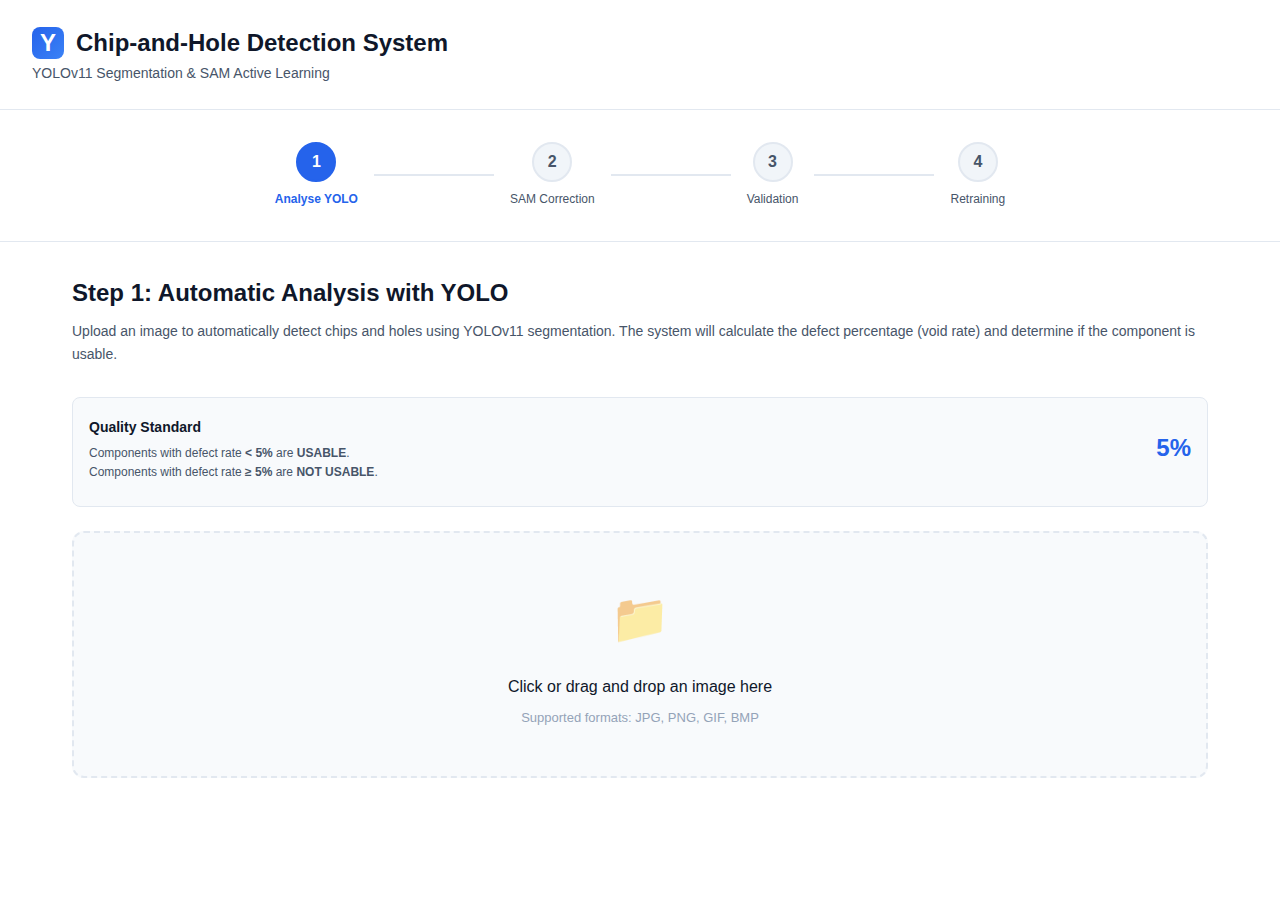
<file: frontend/index.html>
<!DOCTYPE html>
<html lang="en">
<head>
    <meta charset="UTF-8">
    <meta name="viewport" content="width=device-width, initial-scale=1.0">
    <meta name="robots" content="noindex, nofollow">
    <meta name="googlebot" content="noindex, nofollow">
    <title>Chip-and-Hole Detection System</title>
    <style>
        * {
            margin: 0;
            padding: 0;
            box-sizing: border-box;
        }

        :root {
            --primary: #2563eb;
            --primary-dark: #1e40af;
            --primary-light: #3b82f6;
            --secondary: #64748b;
            --success: #10b981;
            --danger: #ef4444;
            --warning: #f59e0b;
            --bg-primary: #ffffff;
            --bg-secondary: #f8fafc;
            --bg-tertiary: #f1f5f9;
            --border: #e2e8f0;
            --text-primary: #0f172a;
            --text-secondary: #475569;
            --text-muted: #94a3b8;
            --shadow-sm: 0 1px 2px 0 rgba(0, 0, 0, 0.05);
            --shadow: 0 1px 3px 0 rgba(0, 0, 0, 0.1), 0 1px 2px 0 rgba(0, 0, 0, 0.06);
            --shadow-md: 0 4px 6px -1px rgba(0, 0, 0, 0.1), 0 2px 4px -1px rgba(0, 0, 0, 0.06);
            --shadow-lg: 0 10px 15px -3px rgba(0, 0, 0, 0.1), 0 4px 6px -2px rgba(0, 0, 0, 0.05);
            --shadow-xl: 0 20px 25px -5px rgba(0, 0, 0, 0.1), 0 10px 10px -5px rgba(0, 0, 0, 0.04);
            --radius: 8px;
            --radius-lg: 12px;
            --radius-xl: 16px;
        }

        body {
            font-family: -apple-system, BlinkMacSystemFont, 'Segoe UI', 'Roboto', 'Oxygen', 'Ubuntu', 'Cantarell', 'Fira Sans', 'Droid Sans', 'Helvetica Neue', sans-serif;
            background: var(--bg-secondary);
            color: var(--text-primary);
            line-height: 1.6;
            -webkit-font-smoothing: antialiased;
            -moz-osx-font-smoothing: grayscale;
        }

        .container {
            max-width: 1600px;
            margin: 0 auto;
            background: var(--bg-primary);
            min-height: 100vh;
            display: flex;
            flex-direction: column;
        }

        header {
            background: var(--bg-primary);
            border-bottom: 1px solid var(--border);
            padding: 0;
            box-shadow: var(--shadow-sm);
        }

        .header-content {
            max-width: 1600px;
            margin: 0 auto;
            padding: 24px 32px;
            display: flex;
            align-items: center;
            justify-content: space-between;
        }

        header h1 {
            font-size: 24px;
            font-weight: 700;
            color: var(--text-primary);
            margin: 0;
            display: flex;
            align-items: center;
            gap: 12px;
        }

        header .logo {
            width: 32px;
            height: 32px;
            background: linear-gradient(135deg, var(--primary) 0%, var(--primary-light) 100%);
            border-radius: var(--radius);
            display: flex;
            align-items: center;
            justify-content: center;
            color: white;
            font-weight: 700;
        }

        header p {
            color: var(--text-secondary);
            font-size: 14px;
            margin: 0;
        }


        .upload-area {
            border: 2px dashed var(--border);
            border-radius: var(--radius-lg);
            padding: 48px 24px;
            text-align: center;
            background: var(--bg-secondary);
            transition: all 0.2s;
            cursor: pointer;
            margin-bottom: 24px;
        }

        .upload-area:hover {
            border-color: var(--primary);
            background: var(--bg-tertiary);
        }

        .upload-area.dragover {
            border-color: var(--primary);
            background: #eff6ff;
            border-style: solid;
        }

        .upload-icon {
            font-size: 48px;
            margin-bottom: 16px;
            opacity: 0.6;
        }

        .upload-text {
            font-size: 16px;
            font-weight: 500;
            color: var(--text-primary);
            margin-bottom: 8px;
        }

        .file-input {
            display: none;
        }

        .btn {
            background: var(--primary);
            color: white;
            border: none;
            padding: 10px 20px;
            border-radius: var(--radius);
            font-size: 14px;
            font-weight: 500;
            cursor: pointer;
            transition: all 0.2s;
            margin: 0 8px 0 0;
            display: inline-flex;
            align-items: center;
            gap: 8px;
            box-shadow: var(--shadow-sm);
        }

        .btn:hover:not(:disabled) {
            background: var(--primary-dark);
            box-shadow: var(--shadow);
            transform: translateY(-1px);
        }

        .btn:active:not(:disabled) {
            transform: translateY(0);
        }

        .btn:disabled {
            opacity: 0.5;
            cursor: not-allowed;
            transform: none;
        }

        .btn-secondary {
            background: var(--secondary);
        }

        .btn-secondary:hover:not(:disabled) {
            background: #475569;
        }

        .btn-success {
            background: var(--success);
        }

        .btn-success:hover:not(:disabled) {
            background: #059669;
        }

        .btn-danger {
            background: var(--danger);
        }

        .btn-danger:hover:not(:disabled) {
            background: #dc2626;
        }

        .btn-primary {
            background: var(--primary);
        }

        .form-group {
            margin-bottom: 20px;
        }

        .form-group label {
            display: block;
            margin-bottom: 8px;
            font-weight: 500;
            font-size: 14px;
            color: var(--text-primary);
        }

        .form-group input,
        .form-group select {
            width: 100%;
            padding: 10px 14px;
            border: 1px solid var(--border);
            border-radius: var(--radius);
            font-size: 14px;
            background: var(--bg-primary);
            color: var(--text-primary);
            transition: all 0.2s;
        }

        .form-group input:focus,
        .form-group select:focus {
            outline: none;
            border-color: var(--primary);
            box-shadow: 0 0 0 3px rgba(37, 99, 235, 0.1);
        }

        .info-icon {
            display: inline-block;
            margin-left: 6px;
            cursor: help;
            font-size: 14px;
            opacity: 0.6;
            transition: opacity 0.2s;
        }

        .info-icon:hover {
            opacity: 1;
        }

        .help-text {
            line-height: 1.6;
        }

        .help-text strong {
            color: var(--text-primary);
        }

        .preview-container {
            margin-top: 24px;
            text-align: center;
            background: var(--bg-secondary);
            border-radius: var(--radius-lg);
            padding: 24px;
            border: 1px solid var(--border);
        }

        .preview-image {
            max-width: 100%;
            max-height: 600px;
            border-radius: var(--radius);
            box-shadow: var(--shadow-md);
            margin: 0;
        }

        .results {
            background: var(--bg-secondary);
            border-radius: var(--radius-lg);
            padding: 24px;
            margin-top: 24px;
            border: 1px solid var(--border);
        }

        .results h3 {
            color: var(--text-primary);
            margin-bottom: 20px;
            font-size: 18px;
            font-weight: 600;
        }

        .stats-grid {
            display: grid;
            grid-template-columns: repeat(auto-fit, minmax(200px, 1fr));
            gap: 20px;
            margin-top: 20px;
        }

        .stat-card {
            background: var(--bg-primary);
            padding: 20px;
            border-radius: var(--radius);
            box-shadow: var(--shadow);
            text-align: center;
            border: 1px solid var(--border);
            transition: all 0.2s;
        }

        .stat-card:hover {
            box-shadow: var(--shadow-md);
            transform: translateY(-2px);
        }

        .stat-value {
            font-size: 28px;
            font-weight: 700;
            color: var(--primary);
            margin-bottom: 4px;
        }

        .stat-label {
            color: var(--text-secondary);
            font-size: 13px;
            font-weight: 500;
        }

        .status-badge {
            display: inline-block;
            padding: 8px 20px;
            border-radius: 20px;
            font-weight: 600;
            margin-top: 10px;
        }

        .status-usable {
            background: #d1fae5;
            color: #065f46;
            border: 1px solid #6ee7b7;
        }

        .status-not-usable {
            background: #fee2e2;
            color: #991b1b;
            border: 1px solid #fca5a5;
        }

        .loading {
            display: none;
            text-align: center;
            padding: 40px;
        }

        .loading.active {
            display: block;
        }

        .spinner {
            border: 3px solid var(--bg-tertiary);
            border-top: 3px solid var(--primary);
            border-radius: 50%;
            width: 40px;
            height: 40px;
            animation: spin 0.8s linear infinite;
            margin: 0 auto 16px;
        }

        @keyframes spin {
            0% { transform: rotate(0deg); }
            100% { transform: rotate(360deg); }
        }

        .error {
            background: #fef2f2;
            color: #991b1b;
            padding: 12px 16px;
            border-radius: var(--radius);
            margin: 16px 0;
            display: none;
            border: 1px solid #fecaca;
            font-size: 14px;
        }

        .error.active {
            display: block;
        }

        .success {
            background: #f0fdf4;
            color: #166534;
            padding: 12px 16px;
            border-radius: var(--radius);
            margin: 16px 0;
            display: none;
            border: 1px solid #bbf7d0;
            font-size: 14px;
        }

        .success.active {
            display: block;
        }

        .image-list {
            display: grid;
            grid-template-columns: repeat(auto-fill, minmax(200px, 1fr));
            gap: 20px;
            margin-top: 20px;
        }

        .image-item {
            background: var(--bg-primary);
            border-radius: var(--radius);
            overflow: hidden;
            box-shadow: var(--shadow);
            transition: all 0.2s;
            border: 1px solid var(--border);
        }

        .image-item:hover {
            transform: translateY(-2px);
            box-shadow: var(--shadow-md);
        }

        .image-item img {
            width: 100%;
            height: 150px;
            object-fit: cover;
        }

        .image-item-info {
            padding: 15px;
        }

        .training-status {
            background: var(--bg-secondary);
            padding: 20px;
            border-radius: var(--radius-lg);
            margin: 20px 0;
            border: 1px solid var(--border);
        }

        .training-status h3 {
            font-size: 16px;
            font-weight: 600;
            color: var(--text-primary);
            margin-bottom: 16px;
        }

        .progress-bar {
            width: 100%;
            height: 24px;
            background: var(--bg-tertiary);
            border-radius: 12px;
            overflow: hidden;
            margin: 12px 0;
            border: 1px solid var(--border);
        }

        .progress-fill {
            height: 100%;
            background: var(--primary);
            transition: width 0.3s ease;
            display: flex;
            align-items: center;
            justify-content: center;
            color: white;
            font-weight: 500;
            font-size: 12px;
        }

        .image-preview-container {
            position: relative;
            display: inline-block;
            margin: 20px 0;
            cursor: crosshair;
        }

        .image-preview-container img {
            max-width: 100%;
            max-height: 600px;
            border-radius: var(--radius);
            box-shadow: var(--shadow-md);
            border: 1px solid var(--border);
        }

        .point-marker {
            position: absolute;
            width: 16px;
            height: 16px;
            border-radius: 50%;
            background: var(--primary);
            border: 2px solid white;
            transform: translate(-50%, -50%);
            cursor: pointer;
            box-shadow: var(--shadow-md);
            transition: all 0.2s;
        }

        .point-marker:hover {
            transform: translate(-50%, -50%) scale(1.3);
            box-shadow: var(--shadow-lg);
        }

        .point-marker.foreground {
            background: var(--success);
        }

        .point-marker.background {
            background: var(--danger);
        }

        .points-controls {
            background: var(--bg-secondary);
            padding: 24px;
            border-radius: var(--radius-lg);
            margin: 24px 0;
            border: 1px solid var(--border);
        }

        .points-controls h3 {
            font-size: 16px;
            font-weight: 600;
            color: var(--text-primary);
            margin-bottom: 12px;
        }

        .points-list {
            margin: 15px 0;
            max-height: 200px;
            overflow-y: auto;
        }

        .point-item {
            background: var(--bg-primary);
            padding: 12px 16px;
            margin: 6px 0;
            border-radius: var(--radius);
            display: flex;
            justify-content: space-between;
            align-items: center;
            border: 1px solid var(--border);
            font-size: 13px;
        }

        .point-item button {
            background: var(--danger);
            color: white;
            border: none;
            padding: 6px 12px;
            border-radius: var(--radius);
            cursor: pointer;
            font-size: 12px;
            font-weight: 500;
            transition: all 0.2s;
        }

        .point-item button:hover {
            background: #dc2626;
        }

        /* Workflow Steps Indicator */
        .workflow-steps {
            display: flex;
            align-items: center;
            justify-content: center;
            padding: 32px;
            background: var(--bg-primary);
            border-bottom: 1px solid var(--border);
        }

        .step {
            display: flex;
            flex-direction: column;
            align-items: center;
            gap: 8px;
            position: relative;
        }

        .step-number {
            width: 40px;
            height: 40px;
            border-radius: 50%;
            background: var(--bg-tertiary);
            color: var(--text-secondary);
            display: flex;
            align-items: center;
            justify-content: center;
            font-weight: 600;
            font-size: 16px;
            border: 2px solid var(--border);
            transition: all 0.3s;
        }

        .step.active .step-number {
            background: var(--primary);
            color: white;
            border-color: var(--primary);
        }

        .step.completed .step-number {
            background: var(--success);
            color: white;
            border-color: var(--success);
        }

        .step.completed .step-number::before {
            content: '✓';
        }

        .step-label {
            font-size: 12px;
            font-weight: 500;
            color: var(--text-secondary);
            text-align: center;
        }

        .step.active .step-label {
            color: var(--primary);
            font-weight: 600;
        }

        .step-line {
            flex: 1;
            height: 2px;
            background: var(--border);
            margin: 0 16px;
            max-width: 120px;
        }

        .step.active ~ .step-line {
            background: var(--border);
        }

        .step.completed ~ .step-line {
            background: var(--success);
        }

        /* Workflow Container */
        .workflow-container {
            padding: 32px;
            max-width: 1200px;
            margin: 0 auto;
        }

        .workflow-step {
            display: none;
        }

        .workflow-step.active {
            display: block;
            animation: fadeIn 0.3s ease-in;
        }

        .step-header {
            margin-bottom: 32px;
        }

        .step-header h2 {
            font-size: 24px;
            font-weight: 600;
            color: var(--text-primary);
            margin-bottom: 8px;
        }

        .step-description {
            color: var(--text-secondary);
            font-size: 14px;
            line-height: 1.6;
        }

        /* Navigation Buttons */
        .workflow-nav {
            display: flex;
            justify-content: space-between;
            align-items: center;
            margin-top: 32px;
            padding-top: 24px;
            border-top: 1px solid var(--border);
        }

        .nav-btn-group {
            display: flex;
            gap: 12px;
        }

        /* Typography */
        h2 {
            color: var(--text-primary);
            margin-bottom: 24px;
            font-size: 20px;
            font-weight: 600;
        }

        .tab-content {
            animation: fadeIn 0.2s ease-in;
        }

        @keyframes fadeIn {
            from { opacity: 0; transform: translateY(8px); }
            to { opacity: 1; transform: translateY(0); }
        }

        /* Utility classes */
        .text-muted {
            color: var(--text-muted);
            font-size: 13px;
        }

        .text-secondary {
            color: var(--text-secondary);
        }

        .text-center {
            text-align: center;
        }

        .mt-1 { margin-top: 8px; }
        .mt-2 { margin-top: 16px; }
        .mt-3 { margin-top: 24px; }
        .mb-1 { margin-bottom: 8px; }
        .mb-2 { margin-bottom: 16px; }
        .mb-3 { margin-bottom: 24px; }
        .p-1 { padding: 8px; }
        .p-2 { padding: 16px; }
        .p-3 { padding: 24px; }

        .w-full {
            width: 100%;
        }

        /* Responsive */
        @media (max-width: 768px) {
            .header-content {
                padding: 16px 20px;
            }

            .tabs {
                padding: 0 20px;
                overflow-x: auto;
            }

            .tab {
                padding: 12px 16px;
                white-space: nowrap;
            }

            .tab-content {
                padding: 20px;
            }

            .stats-grid {
                grid-template-columns: 1fr;
            }
        }
    </style>
</head>
<body>
    <div class="container">
        <header>
            <div class="header-content">
                <div>
                    <h1>
                        <span class="logo">Y</span>
                        Chip-and-Hole Detection System
                    </h1>
                    <p>YOLOv11 Segmentation & SAM Active Learning</p>
                </div>
            </div>
        </header>

        <!-- Workflow Steps Indicator -->
        <div class="workflow-steps">
            <div class="step active" data-step="1">
                <div class="step-number">1</div>
                <div class="step-label">Analyse YOLO</div>
            </div>
            <div class="step-line"></div>
            <div class="step" data-step="2">
                <div class="step-number">2</div>
                <div class="step-label">SAM Correction</div>
            </div>
            <div class="step-line"></div>
            <div class="step" data-step="3">
                <div class="step-number">3</div>
                <div class="step-label">Validation</div>
            </div>
            <div class="step-line"></div>
            <div class="step" data-step="4">
                <div class="step-number">4</div>
                <div class="step-label">Retraining</div>
            </div>
        </div>

        <!-- Main Workflow Content -->
        <div class="workflow-container">
            <!-- Step 1: YOLO Analysis -->
            <div id="step1" class="workflow-step active">
                <div class="step-header">
                    <h2>Step 1: Automatic Analysis with YOLO</h2>
                    <p class="step-description">
                        Upload an image to automatically detect chips and holes using YOLOv11 segmentation. 
                        The system will calculate the defect percentage (void rate) and determine if the component is usable.
                    </p>
                </div>
            
            <!-- Quality Standard Info (Fixed, not editable) -->
            <div style="padding: 16px; background: var(--bg-secondary); border-radius: var(--radius); border: 1px solid var(--border); margin-bottom: 24px;">
                <div style="display: flex; align-items: center; justify-content: space-between; margin-bottom: 8px;">
                    <div>
                        <strong style="font-size: 14px; color: var(--text-primary);">Quality Standard</strong>
                        <p style="margin: 4px 0 0 0; font-size: 12px; color: var(--text-secondary);">
                            Components with defect rate <strong>&lt; 5%</strong> are <strong>USABLE</strong>.<br>
                            Components with defect rate <strong>≥ 5%</strong> are <strong>NOT USABLE</strong>.
                        </p>
                    </div>
                    <span style="font-size: 24px; font-weight: 700; color: var(--primary);">5%</span>
                </div>
            </div>
            <input type="hidden" id="threshold" value="5.0">

            <div class="upload-area" id="analyzeUploadArea" onclick="document.getElementById('analyzeFileInput').click()">
                <div class="upload-icon">📁</div>
                <div class="upload-text">Click or drag and drop an image here</div>
                <div class="text-muted">Supported formats: JPG, PNG, GIF, BMP</div>
            </div>
            <input type="file" id="analyzeFileInput" class="file-input" accept="image/*" onchange="handleAnalyzeFile(event)">

            <div class="loading" id="analyzeLoading">
                <div class="spinner"></div>
                <p>Analyzing...</p>
            </div>

            <div class="error" id="analyzeError"></div>
            <div class="success" id="analyzeSuccess"></div>

            <div id="analyzeResults" class="results" style="display: none;">
                <h3>Analysis Results</h3>
                <p class="text-secondary" style="margin-bottom: 16px; font-size: 14px;">
                    The system has analyzed your image and calculated the defect percentage. 
                    Review the results below to see if the component meets quality standards.
                </p>
                <div class="preview-container">
                    <img id="analyzeResultImage" class="preview-image" alt="Analysis Result">
                </div>
                <div class="stats-grid" id="analyzeStats"></div>
                    <div class="workflow-nav">
                        <div></div>
                        <div class="nav-btn-group">
                            <div class="workflow-nav">
                                <div></div>
                                <div class="nav-btn-group">
                                    <button class="btn btn-success" onclick="loadImageToSAM()">
                                        Correct with SAM →
                                    </button>
                                </div>
                            </div>
                        </div>
                    </div>
                </div>
            </div>

            <!-- Step 2: SAM Correction -->
            <div id="step2" class="workflow-step" style="display: none;">
                <div class="step-header">
                    <h2>Step 2: Manual Correction with SAM</h2>
                    <p class="step-description">
                        Use SAM to manually correct or improve the YOLO segmentation. 
                        Select what you want to segment (Chip or Hole), then click on the image to add points.
                    </p>
                </div>
            
            <!-- YOLO Results Reference -->
            <div id="yoloReference" class="results mb-3" style="display: none;">
                <h3>YOLO Analysis Reference</h3>
                <p class="text-secondary mb-2">This is what YOLO detected. Use SAM to correct or improve it.</p>
                <div class="preview-container">
                    <img id="yoloReferenceImage" class="preview-image" alt="YOLO Results">
                </div>
                <div id="yoloReferenceStats" class="stats-grid mt-2"></div>
            </div>

            <!-- Class Selection -->
            <div class="form-group">
                <label>What are you segmenting?</label>
                <select id="segmentClass" class="form-group input" onchange="updateSegmentingClassDisplay()">
                    <option value="0">Chip (Component)</option>
                    <option value="1">Hole (Void)</option>
                </select>
                <p class="text-muted mt-1" style="font-size: 13px;">
                    <strong>Chip:</strong> The electronic component area (the main chip)<br>
                    <strong>Hole:</strong> Voids/defects inside the component (empty spaces to detect)
                </p>
            </div>

            <div class="upload-area" id="segmentUploadArea" onclick="document.getElementById('segmentFileInput').click()">
                <div class="upload-icon">🎯</div>
                <div class="upload-text">Click or drag and drop an image here</div>
                <div class="text-muted">Supported formats: JPG, PNG, GIF, BMP</div>
                <div class="text-muted mt-2" style="font-size: 12px;">
                    <em>Or use the image from Step 1 analysis</em>
                </div>
            </div>
            <input type="file" id="segmentFileInput" class="file-input" accept="image/*" onchange="handleSegmentFile(event)">

            <!-- Guided mode: Image preview and point selection -->
            <div id="guidedModeContainer" style="display: none;">
                <div class="points-controls">
                    <h3>Guided Mode - Select points on the image</h3>
                    <div class="mb-2" style="background: #eff6ff; padding: 12px; border-radius: 8px; border-left: 4px solid var(--primary);">
                        <p class="text-secondary mb-1" style="margin: 0;">
                            <strong>Currently segmenting:</strong> <span id="currentSegmentingClass" style="color: var(--primary); font-weight: 600;">Chip (Component)</span>
                        </p>
                        <p class="text-secondary mb-0" style="font-size: 13px; margin-top: 4px;">
                            Click on the <strong style="color: var(--success);">green points</strong> to mark what you want to segment.<br>
                            Click on the <strong style="color: var(--danger);">red points</strong> to mark what you want to exclude.
                        </p>
                    </div>
                    <p class="text-secondary mb-2">
                        <strong>Instructions:</strong> Click on the image to add points. 
                        Green points (foreground) mark areas to include in segmentation, 
                        red points (background) mark areas to exclude.
                    </p>
                    <div class="mb-2">
                        <label>
                            <input type="radio" name="pointType" value="foreground" checked> 
                            Foreground point (green) - To segment
                        </label>
                        <br>
                        <label style="margin-top: 10px;">
                            <input type="radio" name="pointType" value="background"> 
                            Background point (red) - To exclude
                        </label>
                    </div>
                    <div class="image-preview-container" id="imagePreviewContainer">
                        <img id="previewImage" alt="Aperçu">
                    </div>
                    <div class="points-list" id="pointsList">
                        <p class="text-muted text-center p-2">No points selected</p>
                    </div>
                    <div class="mt-2">
                        <button class="btn" onclick="clearPoints()">Clear all points</button>
                        <button class="btn btn-success" onclick="launchGuidedSegmentation()" id="launchSegmentationBtn" disabled>
                            Launch segmentation
                        </button>
                    </div>
                </div>
            </div>

            <div class="loading" id="segmentLoading">
                <div class="spinner"></div>
                <p>Segmenting...</p>
            </div>

            <div class="error" id="segmentError"></div>
            <div class="success" id="segmentSuccess"></div>

            <div id="segmentResults" class="results" style="display: none;">
                <h3>Segmentation Results</h3>
                    <div class="preview-container">
                        <img id="segmentResultImage" class="preview-image" alt="Résultat">
                    </div>
                    <div id="segmentStats"></div>
                    <div class="workflow-nav">
                        <button class="btn" onclick="goToStep(1)">← Back to analysis</button>
                        <div class="nav-btn-group">
                            <button class="btn btn-success" onclick="validateAndGoToStep3()" id="validateSegmentationBtn">
                                ✓ Validate and continue →
                            </button>
                        </div>
                    </div>
                </div>
            </div>

            <!-- Step 3: Validation -->
            <div id="step3" class="workflow-step" style="display: none;">
                <div class="step-header">
                    <h2>Step 3: Validation Successful</h2>
                    <p class="step-description">
                        Your segmentation has been validated and added to the training dataset.
                    </p>
                </div>
                <div id="validatedCountInfo" class="training-status mb-3">
                    <h3>Available Validated Images</h3>
                    <div id="validatedCountContent">
                        <p>Loading...</p>
                    </div>
                </div>
                <div class="workflow-nav">
                    <button class="btn" onclick="goToStep(1)">← Analyze a new image</button>
                    <div class="nav-btn-group">
                        <button class="btn btn-success" onclick="goToStep(4)">
                            Start retraining →
                        </button>
                    </div>
                </div>
            </div>

            <!-- Step 4: Retraining -->
            <div id="step4" class="workflow-step" style="display: none;">
                <div class="step-header">
                    <h2>Step 4: Model Retraining</h2>
                    <p class="step-description">
                        Start retraining to improve the YOLO model with your newly validated annotations.
                    </p>
                </div>
                
                <div id="validatedCountInfo" class="training-status mb-3">
                    <h3>Available Validated Images</h3>
                    <div id="validatedCountContent">
                        <p>Loading...</p>
                    </div>
                </div>
                
                <div style="padding: 16px; background: var(--bg-secondary); border-radius: var(--radius); border: 1px solid var(--border); margin-bottom: 24px;">
                    <p style="margin: 0; font-size: 14px; color: var(--text-secondary);">
                        The model will be retrained using optimized settings. This process may take several minutes.
                    </p>
                </div>

                <button class="btn btn-success" onclick="startTraining()" style="width: 100%; padding: 14px; font-size: 16px;">
                    🚀 Start Retraining
                </button>

                <div class="error" id="trainingError"></div>
                <div class="success" id="trainingSuccess"></div>

                <div id="trainingStatus" class="training-status" style="display: none;">
                    <h3>Training Status</h3>
                    <div id="trainingStatusContent"></div>
                </div>
                
                <div class="workflow-nav">
                    <button class="btn" onclick="goToStep(1)">← Back to analysis</button>
                    <div></div>
                </div>
            </div>
        </div>

    </div>

    <script>
        // Auto-detect API base URL: use relative path for production, localhost for development
        const API_BASE = window.location.hostname === 'localhost' || window.location.hostname === '127.0.0.1'
            ? 'http://localhost:5001/api'
            : '/api';

        // Workflow navigation
        function goToStep(stepNumber) {
            // Hide all steps
            document.querySelectorAll('.workflow-step').forEach(step => {
                step.classList.remove('active');
                step.style.display = 'none';
            });
            
            // Update step indicators
            document.querySelectorAll('.step').forEach((step, index) => {
                const stepNum = index + 1;
                step.classList.remove('active', 'completed');
                
                if (stepNum < stepNumber) {
                    step.classList.add('completed');
                } else if (stepNum === stepNumber) {
                    step.classList.add('active');
                }
            });
            
            // Show selected step
            const targetStep = document.getElementById(`step${stepNumber}`);
            if (targetStep) {
                targetStep.classList.add('active');
                targetStep.style.display = 'block';
            }
            
            // Load data for specific steps
            if (stepNumber === 3 || stepNumber === 4) {
                updateValidatedCount();
            }
            if (stepNumber === 4) {
                checkTrainingStatus();
            }
        }
        
        async function validateAndGoToStep3() {
            if (!currentSegmentationData) {
                showError('segmentError', 'No segmentation available for validation');
                return;
            }

            hideError('segmentError');
            hideSuccess('segmentSuccess');
            
            const btn = document.getElementById('validateSegmentationBtn');
            btn.disabled = true;
            btn.textContent = 'Validating...';

            try {
                // Get selected class
                const classSelect = document.getElementById('segmentClass');
                const classId = classSelect ? parseInt(classSelect.value) : 0;

                // Get points
                let points = [];
                let pointLabels = [];
                
                if (currentSegmentationData.points && currentSegmentationData.point_labels) {
                    points = currentSegmentationData.points;
                    pointLabels = currentSegmentationData.point_labels;
                } else if (selectedPoints.length > 0) {
                    points = selectedPoints.map(p => [p.x, p.y]);
                    pointLabels = selectedPoints.map(p => p.label);
                } else {
                    throw new Error('Points required for segmentation');
                }

                // Use FormData (as expected by FastAPI endpoint)
                const formData = new FormData();
                formData.append('image_path', currentSegmentationData.image_path);
                formData.append('points', JSON.stringify(points));
                formData.append('point_labels', JSON.stringify(pointLabels));
                formData.append('class_id', classId.toString());
                formData.append('metadata', JSON.stringify({ mode: 'guided' }));

                const response = await fetch(`${API_BASE}/validate/from-segmentation`, {
                    method: 'POST',
                    body: formData
                });

                const data = await response.json();

                if (!response.ok) {
                    throw new Error(data.error || 'Error during validation');
                }

                showSuccess('segmentSuccess', `Segmentation validated successfully! ${data.num_masks} mask(s) detected.`);
                updateValidatedCount();
                
                // Go to step 3 after successful validation
                setTimeout(() => {
                    goToStep(3);
                }, 1000);
            } catch (error) {
                showError('segmentError', error.message);
            } finally {
                btn.disabled = false;
                btn.textContent = '✓ Validate and continue →';
            }
        }

        // Drag and drop handlers
        function setupDragAndDrop(uploadAreaId, fileInputId) {
            const uploadArea = document.getElementById(uploadAreaId);
            const fileInput = document.getElementById(fileInputId);

            uploadArea.addEventListener('dragover', (e) => {
                e.preventDefault();
                uploadArea.classList.add('dragover');
            });

            uploadArea.addEventListener('dragleave', () => {
                uploadArea.classList.remove('dragover');
            });

            uploadArea.addEventListener('drop', (e) => {
                e.preventDefault();
                uploadArea.classList.remove('dragover');
                const files = e.dataTransfer.files;
                if (files.length > 0) {
                    fileInput.files = files;
                    fileInput.dispatchEvent(new Event('change'));
                }
            });
        }

        setupDragAndDrop('analyzeUploadArea', 'analyzeFileInput');
        setupDragAndDrop('segmentUploadArea', 'segmentFileInput');

        // Analyze functions
        function handleAnalyzeFile(event) {
            const file = event.target.files[0];
            if (!file) return;

            analyzeImage(file);
        }

        async function analyzeImage(file) {
            const threshold = document.getElementById('threshold').value;
            const formData = new FormData();
            formData.append('file', file);
            formData.append('threshold', threshold);

            showLoading('analyzeLoading');
            hideError('analyzeError');
            hideSuccess('analyzeSuccess');
            hideResults('analyzeResults');

            try {
                const response = await fetch(`${API_BASE}/analyze`, {
                    method: 'POST',
                    body: formData
                });

                // Check if response is JSON before parsing
                let data;
                const contentType = response.headers.get('content-type');
                if (contentType && contentType.includes('application/json')) {
                    data = await response.json();
                } else {
                    // If not JSON, get text and try to parse as JSON, or show error
                    const text = await response.text();
                    try {
                        data = JSON.parse(text);
                    } catch (e) {
                        // If parsing fails, create error object from text
                        throw new Error(`Server error (${response.status}): ${text.substring(0, 200)}`);
                    }
                }

                if (!response.ok) {
                    // FastAPI returns errors in 'detail' field
                    let errorMessage = 'Error during analysis';
                    let errorDetails = '';
                    let troubleshooting = '';
                    
                    if (data.detail) {
                        // If detail is an object (e.g., from HTTPException with dict)
                        if (typeof data.detail === 'object') {
                            errorMessage = data.detail.error || data.detail.message || 'Error during analysis';
                            errorDetails = data.detail.message || data.detail.error || '';
                            troubleshooting = data.detail.troubleshooting || '';
                            
                            // Add additional details if available
                            if (data.detail.model_path) {
                                errorDetails += `\nModel path: ${data.detail.model_path}`;
                            }
                            if (data.detail.training_id) {
                                errorDetails += `\nTraining ID: ${data.detail.training_id}`;
                            }
                        } else {
                            errorMessage = data.detail;
                            errorDetails = data.detail;
                        }
                    } else if (data.error) {
                        errorMessage = data.error;
                        errorDetails = data.error;
                    }
                    
                    // Create detailed error message
                    let fullErrorMessage = errorMessage;
                    if (errorDetails && errorDetails !== errorMessage) {
                        fullErrorMessage += '\n\nDetails: ' + errorDetails;
                    }
                    if (troubleshooting) {
                        fullErrorMessage += '\n\nTroubleshooting: ' + troubleshooting;
                    }
                    if (response.status) {
                        fullErrorMessage += `\n\nStatus Code: ${response.status}`;
                    }
                    
                    throw new Error(fullErrorMessage);
                }

                displayAnalyzeResults(data);
                showSuccess('analyzeSuccess', 'Analysis completed successfully!');
            } catch (error) {
                // Enhanced error handling with more details
                let errorMsg = error.message || 'Unknown error occurred';
                
                // If it's a network error, add more context
                if (error.message.includes('Failed to fetch') || error.message.includes('NetworkError')) {
                    errorMsg = 'Network error: Unable to connect to the server.\n\n' +
                              'Please check:\n' +
                              '1. The server is running\n' +
                              '2. Your internet connection\n' +
                              '3. The API endpoint is correct: ' + API_BASE;
                }
                
                // Log full error to console for debugging
                console.error('Full error object:', error);
                console.error('Error stack:', error.stack);
                
                showError('analyzeError', errorMsg);
            } finally {
                hideLoading('analyzeLoading');
            }
        }

        // Store current analysis data for CSV export and SAM correction
        let currentAnalysisData = null;
        let currentAnalyzedImagePath = null;

        function displayAnalyzeResults(data) {
            // Store data for CSV export and SAM correction
            currentAnalysisData = data;
            currentAnalyzedImagePath = data.image_path;
            
            const stats = data.statistics;
            const statsHtml = `
                <div class="stat-card">
                    <div class="stat-value" style="color: ${stats.void_rate_percent >= data.threshold ? 'var(--danger)' : 'var(--success)'};">
                        ${stats.void_rate_percent.toFixed(2)}%
                    </div>
                    <div class="stat-label">Defect Rate (Void %)</div>
                    <div style="font-size: 11px; color: var(--text-muted); margin-top: 4px;">
                        ${stats.void_rate_percent >= data.threshold ? 'Above threshold' : 'Below threshold'}
                    </div>
                </div>
                <div class="stat-card">
                    <div class="stat-value">${stats.num_chips}</div>
                    <div class="stat-label">Components Found</div>
                </div>
                <div class="stat-card">
                    <div class="stat-value">${stats.num_holes}</div>
                    <div class="stat-label">Defects (Holes) Found</div>
                </div>
                <div class="stat-card">
                    <div class="stat-value">${stats.chip_area_pixels.toLocaleString()}</div>
                    <div class="stat-label">Component Area</div>
                    <div style="font-size: 11px; color: var(--text-muted); margin-top: 4px;">in pixels</div>
                </div>
                <div class="stat-card">
                    <div class="stat-value">${stats.holes_area_pixels.toLocaleString()}</div>
                    <div class="stat-label">Defects Area</div>
                    <div style="font-size: 11px; color: var(--text-muted); margin-top: 4px;">in pixels</div>
                </div>
                <div class="stat-card">
                    <div class="stat-value">${(stats.average_confidence * 100).toFixed(1)}%</div>
                    <div class="stat-label">Detection Confidence</div>
                    <div style="font-size: 11px; color: var(--text-muted); margin-top: 4px;">model certainty</div>
                </div>
            `;

            document.getElementById('analyzeStats').innerHTML = statsHtml;

            // Display status badge
            const statusBadge = data.is_usable 
                ? '<span class="status-badge status-usable">✓ USABLE</span>'
                : '<span class="status-badge status-not-usable">✗ NOT USABLE</span>';
            
            // Calculate comparison for better visualization
            const voidRate = stats.void_rate_percent;
            const threshold = data.threshold;
            const isAboveThreshold = voidRate >= threshold;
            const difference = Math.abs(voidRate - threshold);
            
            // Create visual comparison
            const comparisonHtml = `
                <div style="margin-top: 16px; padding: 16px; background: ${isAboveThreshold ? '#fef2f2' : '#f0fdf4'}; border-radius: 8px; border-left: 4px solid ${isAboveThreshold ? 'var(--danger)' : 'var(--success)'};">
                    <div style="display: flex; align-items: center; justify-content: space-between; margin-bottom: 12px;">
                        <div>
                            <strong style="font-size: 16px; color: var(--text-primary);">Quality Assessment</strong>
                            <p style="margin: 4px 0 0 0; font-size: 13px; color: var(--text-secondary);">
                                ${isAboveThreshold 
                                    ? `Component has <strong>${difference.toFixed(2)}%</strong> more defects than acceptable.` 
                                    : `Component is <strong>${difference.toFixed(2)}%</strong> below the quality threshold.`}
                            </p>
                        </div>
                        ${statusBadge}
                    </div>
                    <div style="margin-top: 12px;">
                        <div style="display: flex; justify-content: space-between; margin-bottom: 6px; font-size: 12px; color: var(--text-secondary);">
                            <span>Void Rate: <strong>${voidRate.toFixed(2)}%</strong></span>
                            <span>Threshold: <strong>${threshold}%</strong></span>
                        </div>
                        <div style="width: 100%; height: 8px; background: #e5e7eb; border-radius: 4px; overflow: hidden; position: relative;">
                            <div style="width: ${Math.min(100, (threshold / Math.max(voidRate, threshold)) * 100)}%; height: 100%; background: var(--success); position: absolute; left: 0;"></div>
                            <div style="width: ${Math.min(100, (voidRate / Math.max(voidRate, threshold)) * 100)}%; height: 100%; background: ${isAboveThreshold ? 'var(--danger)' : 'var(--success)'}; position: absolute; left: 0; opacity: 0.7;"></div>
                            <div style="position: absolute; left: ${Math.min(100, (threshold / Math.max(voidRate, threshold)) * 100)}%; top: -2px; width: 2px; height: 12px; background: var(--primary);"></div>
                        </div>
                        <div style="display: flex; justify-content: space-between; margin-top: 4px; font-size: 11px; color: var(--text-muted);">
                            <span>0%</span>
                            <span style="color: var(--primary);">Threshold: ${threshold}%</span>
                            <span>${Math.max(voidRate, threshold).toFixed(0)}%</span>
                        </div>
                    </div>
                </div>
            `;
            
            document.getElementById('analyzeStats').innerHTML += `
                <div class="stat-card" style="grid-column: 1 / -1;">
                    ${comparisonHtml}
                    <div style="margin-top: 16px; padding-top: 16px; border-top: 1px solid var(--border); display: flex; justify-content: space-between; align-items: center; font-size: 12px; color: var(--text-secondary);">
                        <span>Processing time: ${data.processing_time.toFixed(2)}s</span>
                        <button onclick="downloadAnalysisCSV()" class="btn btn-primary" style="padding: 6px 16px; font-size: 13px;">
                            📥 Download CSV
                        </button>
                    </div>
                </div>
            `;

            // Display result image
            const imagePath = encodeURIComponent(data.output_image_path);
            document.getElementById('analyzeResultImage').src = `${API_BASE}/images/${imagePath}`;
            
            showResults('analyzeResults');
        }

        // Load analyzed image to SAM for correction
        async function loadImageToSAM() {
            if (!currentAnalyzedImagePath) {
                showError('analyzeError', 'No analyzed image available. Please analyze an image first.');
                return;
            }

            // Go to step 2
            goToStep(2);

            // Show YOLO reference
            const yoloRef = document.getElementById('yoloReference');
            yoloRef.style.display = 'block';
            
            // Display YOLO reference image
            const imagePath = encodeURIComponent(currentAnalysisData.output_image_path);
            document.getElementById('yoloReferenceImage').src = `${API_BASE}/images/${imagePath}`;
            
            // Display YOLO stats
            const stats = currentAnalysisData.statistics;
            const refStatsHtml = `
                <div class="stat-card">
                    <div class="stat-value">${stats.num_chips}</div>
                    <div class="stat-label">Chips Detected</div>
                </div>
                <div class="stat-card">
                    <div class="stat-value">${stats.num_holes}</div>
                    <div class="stat-label">Holes Detected</div>
                </div>
                <div class="stat-card">
                    <div class="stat-value">${stats.void_rate_percent.toFixed(2)}%</div>
                    <div class="stat-label">Void Rate</div>
                </div>
            `;
            document.getElementById('yoloReferenceStats').innerHTML = refStatsHtml;

            // Load original image for SAM
            try {
                const response = await fetch(`${API_BASE}/images/${encodeURIComponent(currentAnalyzedImagePath)}`);
                if (response.ok) {
                    const blob = await response.blob();
                    const file = new File([blob], 'yolo_analyzed_image.jpg', { type: blob.type });
                    
                    // Create a file input event
                    const fileInput = document.getElementById('segmentFileInput');
                    const dataTransfer = new DataTransfer();
                    dataTransfer.items.add(file);
                    fileInput.files = dataTransfer.files;
                    
                    // Trigger file handler
                    handleSegmentFile({ target: fileInput });
                } else {
                    // Fallback: use file input
                    showSuccess('segmentSuccess', 'Please upload the original image for SAM correction.');
                }
            } catch (error) {
                console.error('Error loading image:', error);
                showSuccess('segmentSuccess', 'Please upload the original image for SAM correction.');
            }
        }

        // Function to download CSV
        async function downloadAnalysisCSV() {
            if (!currentAnalysisData) {
                showError('analyzeError', 'No analysis data available for export');
                return;
            }

            try {
                const response = await fetch(`${API_BASE}/analyze/export-csv`, {
                    method: 'POST',
                    headers: {
                        'Content-Type': 'application/json'
                    },
                    body: JSON.stringify({
                        analysis_data: currentAnalysisData
                    })
                });

                if (!response.ok) {
                    const error = await response.json();
                    throw new Error(error.error || 'Error exporting CSV');
                }

                // Get CSV data and trigger download
                const blob = await response.blob();
                const url = window.URL.createObjectURL(blob);
                const a = document.createElement('a');
                a.href = url;
                a.download = `analysis_results_${new Date().toISOString().slice(0, 19).replace(/:/g, '-')}.csv`;
                document.body.appendChild(a);
                a.click();
                window.URL.revokeObjectURL(url);
                document.body.removeChild(a);
                
                showSuccess('analyzeSuccess', 'CSV downloaded successfully!');
            } catch (error) {
                showError('analyzeError', error.message);
            }
        }

        // Store current segmentation data for validation
        let currentSegmentationData = null;

        // validateFromSegmentation is now handled by validateAndGoToStep3
        // Keep this for backward compatibility if needed elsewhere
        async function validateFromSegmentation() {
            await validateAndGoToStep3();
        }

        // Segment functions
        let currentSegmentFile = null;
        let selectedPoints = [];
        let imageNaturalWidth = 0;
        let imageNaturalHeight = 0;

        function handleSegmentFile(event) {
            const file = event.target.files[0];
            if (!file) return;

            currentSegmentFile = file;
            // Always show preview for guided mode
            showImagePreview(file);
            
            // Update class selection display
            updateSegmentingClassDisplay();
        }

        function updateSegmentingClassDisplay() {
            const classSelect = document.getElementById('segmentClass');
            const displaySpan = document.getElementById('currentSegmentingClass');
            if (classSelect && displaySpan) {
                const selectedValue = classSelect.value;
                const className = selectedValue === '0' ? 'Chip (Component)' : 'Hole (Void)';
                displaySpan.textContent = className;
            }
        }

        function showImagePreview(file) {
            const reader = new FileReader();
            reader.onload = function(e) {
                const img = document.getElementById('previewImage');
                img.src = e.target.result;
                
                img.onload = function() {
                    imageNaturalWidth = img.naturalWidth;
                    imageNaturalHeight = img.naturalHeight;
                    
                    // Clear previous points
                    selectedPoints = [];
                    updatePointsList();
                    
                    // Show guided mode container
                    document.getElementById('guidedModeContainer').style.display = 'block';
                    
                    // Setup click handler for image
                    const container = document.getElementById('imagePreviewContainer');
                    container.onclick = function(event) {
                        if (event.target === img) {
                            addPoint(event, img);
                        }
                    };
                };
            };
            reader.readAsDataURL(file);
        }

        function addPoint(event, img) {
            const rect = img.getBoundingClientRect();
            const container = document.getElementById('imagePreviewContainer');
            
            // Calculate click position relative to image
            const x = event.clientX - rect.left;
            const y = event.clientY - rect.top;
            
            // Convert to image coordinates (accounting for image scaling)
            const scaleX = img.naturalWidth / rect.width;
            const scaleY = img.naturalHeight / rect.height;
            const imageX = Math.round(x * scaleX);
            const imageY = Math.round(y * scaleY);
            
            // Get point type
            const pointType = document.querySelector('input[name="pointType"]:checked').value;
            const isForeground = pointType === 'foreground';
            
            // Add point
            selectedPoints.push({
                x: imageX,
                y: imageY,
                label: isForeground ? 1 : 0
            });
            
            // Create visual marker
            const marker = document.createElement('div');
            marker.className = `point-marker ${isForeground ? 'foreground' : 'background'}`;
            marker.style.left = `${x}px`;
            marker.style.top = `${y}px`;
            marker.onclick = function(e) {
                e.stopPropagation();
                removePoint(marker, imageX, imageY);
            };
            
            container.appendChild(marker);
            updatePointsList();
            updateLaunchButton();
        }

        function removePoint(marker, x, y) {
            marker.remove();
            selectedPoints = selectedPoints.filter(p => !(p.x === x && p.y === y));
            updatePointsList();
            updateLaunchButton();
        }

        function clearPoints() {
            selectedPoints = [];
            const container = document.getElementById('imagePreviewContainer');
            const markers = container.querySelectorAll('.point-marker');
            markers.forEach(m => m.remove());
            updatePointsList();
            updateLaunchButton();
        }

        function updatePointsList() {
            const list = document.getElementById('pointsList');
            if (selectedPoints.length === 0) {
                list.innerHTML = '<p class="text-muted text-center p-2">No points selected</p>';
                return;
            }
            
            list.innerHTML = selectedPoints.map((point, index) => {
                const type = point.label === 1 ? 'Foreground (green)' : 'Background (red)';
                return `
                    <div class="point-item">
                        <span>Point ${index + 1}: (${point.x}, ${point.y}) - ${type}</span>
                        <button onclick="removePointByIndex(${index})">Remove</button>
                    </div>
                `;
            }).join('');
        }

        function removePointByIndex(index) {
            if (index >= 0 && index < selectedPoints.length) {
                const point = selectedPoints[index];
                selectedPoints.splice(index, 1);
                
                // Remove visual marker - need to find the correct one
                const container = document.getElementById('imagePreviewContainer');
                const markers = container.querySelectorAll('.point-marker');
                // Find marker at the same position (approximate match)
                const img = document.getElementById('previewImage');
                const rect = img.getBoundingClientRect();
                const scaleX = rect.width / imageNaturalWidth;
                const scaleY = rect.height / imageNaturalHeight;
                
                Array.from(markers).forEach((marker, i) => {
                    const markerX = parseFloat(marker.style.left);
                    const markerY = parseFloat(marker.style.top);
                    const expectedX = point.x * scaleX;
                    const expectedY = point.y * scaleY;
                    
                    // Check if this marker is close to the point position
                    if (Math.abs(markerX - expectedX) < 5 && Math.abs(markerY - expectedY) < 5) {
                        marker.remove();
                    }
                });
                
                updatePointsList();
                updateLaunchButton();
            }
        }

        function updateLaunchButton() {
            const btn = document.getElementById('launchSegmentationBtn');
            btn.disabled = selectedPoints.length === 0;
        }

        async function launchGuidedSegmentation() {
            if (!currentSegmentFile || selectedPoints.length === 0) {
                showError('segmentError', 'Please select at least one point on the image');
                return;
            }

            await segmentImage(currentSegmentFile, 'guided');
        }

        async function segmentImage(file, mode) {
            const formData = new FormData();
            formData.append('file', file);
            formData.append('mode', 'guided');  // Always 'guided'

            // Get selected class
            const classSelect = document.getElementById('segmentClass');
            const classId = classSelect ? parseInt(classSelect.value) : 0;

            // Always include points
            const points = selectedPoints.map(p => [p.x, p.y]);
            const pointLabels = selectedPoints.map(p => p.label);
            formData.append('points', JSON.stringify(points));
            formData.append('point_labels', JSON.stringify(pointLabels));
            formData.append('class_id', classId.toString());

            showLoading('segmentLoading');
            hideError('segmentError');
            hideSuccess('segmentSuccess');
            hideResults('segmentResults');

            try {
                const response = await fetch(`${API_BASE}/segment`, {
                    method: 'POST',
                    body: formData
                });

                const data = await response.json();

                if (!response.ok) {
                    throw new Error(data.error || 'Error during segmentation');
                }

                displaySegmentResults(data);
                showSuccess('segmentSuccess', 'Segmentation completed successfully!');
            } catch (error) {
                showError('segmentError', error.message);
            } finally {
                hideLoading('segmentLoading');
            }
        }

        function displaySegmentResults(data) {
            // Store for validation - include all necessary data
            currentSegmentationData = {
                image_path: data.image_path,
                mode: data.mode,
                points: data.points || null,
                point_labels: data.point_labels || null
            };
            
            const statsHtml = `
                <div class="stat-card">
                    <div class="stat-value">${data.num_masks}</div>
                    <div class="stat-label">Masks Generated</div>
                </div>
                <div class="stat-card">
                    <div class="stat-value">${data.mode}</div>
                    <div class="stat-label">Mode</div>
                </div>
                <div class="stat-card">
                    <div class="stat-value">${data.processing_time.toFixed(2)}s</div>
                    <div class="stat-label">Processing Time</div>
                </div>
            `;

            document.getElementById('segmentStats').innerHTML = statsHtml;

            // Display result image
            const imagePath = encodeURIComponent(data.output_image_path);
            document.getElementById('segmentResultImage').src = `${API_BASE}/images/${imagePath}`;
            
            showResults('segmentResults');
        }

        // Training functions
        async function startTraining() {
            hideError('trainingError');
            hideSuccess('trainingSuccess');

            try {
                // Use default values from backend (no user input needed)
                const response = await fetch(`${API_BASE}/retrain`, {
                    method: 'POST',
                    headers: {
                        'Content-Type': 'application/json'
                    },
                    body: JSON.stringify({
                        // Let backend use default values from Config
                        move_validated: true
                    })
                });

                const data = await response.json();

                if (!response.ok) {
                    throw new Error(data.error || 'Error starting training');
                }

                showSuccess('trainingSuccess', `Training started! ID: ${data.training_id}`);
                checkTrainingStatus();
            } catch (error) {
                showError('trainingError', error.message);
            }
        }

        async function checkTrainingStatus() {
            try {
                const response = await fetch(`${API_BASE}/training/status`);
                const data = await response.json();

                if (!response.ok && !data.training_id) {
                    document.getElementById('trainingStatus').style.display = 'none';
                    return;
                }

                if (data.training_id) {
                    displayTrainingStatus(data);
                } else {
                    document.getElementById('trainingStatus').style.display = 'none';
                }
            } catch (error) {
                console.error('Error checking training status:', error);
            }
        }

        function displayTrainingStatus(data) {
            const progress = data.total_epochs > 0 
                ? (data.epochs_completed / data.total_epochs) * 100 
                : 0;

            // Calculate elapsed time
            let elapsedTime = '';
            if (data.start_time) {
                const start = new Date(data.start_time);
                const now = new Date();
                const elapsed = Math.floor((now - start) / 1000); // seconds
                const minutes = Math.floor(elapsed / 60);
                const seconds = elapsed % 60;
                elapsedTime = `${minutes}m ${seconds}s`;
            }

            let progressInfo = '';
            if (data.status === 'in_progress' && data.epochs_completed === 0) {
                progressInfo = '<p class="text-secondary" style="font-style: italic;">Training is in progress... Progress will be updated automatically.</p>';
            }

            const statusHtml = `
                <p><strong>Status:</strong> ${data.status === 'in_progress' ? '🔄 In Progress' : data.status}</p>
                <p><strong>ID:</strong> ${data.training_id}</p>
                <p><strong>Epochs:</strong> ${data.epochs_completed} / ${data.total_epochs}</p>
                ${elapsedTime ? `<p><strong>Elapsed Time:</strong> ${elapsedTime}</p>` : ''}
                <div class="progress-bar">
                    <div class="progress-fill" style="width: ${Math.max(progress, 1)}%">
                        ${progress > 0 ? progress.toFixed(1) + '%' : 'Starting...'}
                    </div>
                </div>
                ${progressInfo}
                ${data.start_time ? `<p><strong>Start:</strong> ${new Date(data.start_time).toLocaleString()}</p>` : ''}
                ${data.end_time ? `<p><strong>End:</strong> ${new Date(data.end_time).toLocaleString()}</p>` : ''}
                ${data.best_model_path ? `<p><strong>Model:</strong> ${data.best_model_path}</p>` : ''}
                ${data.error_message ? `<p style="color: red;"><strong>Error:</strong> ${data.error_message}</p>` : ''}
            `;

            document.getElementById('trainingStatusContent').innerHTML = statusHtml;
            document.getElementById('trainingStatus').style.display = 'block';

            // Auto-refresh if training is in progress
            if (data.status === 'in_progress') {
                setTimeout(checkTrainingStatus, 5000);
            }
        }


        async function updateValidatedCount() {
            try {
                const response = await fetch(`${API_BASE}/validated-images`);
                const data = await response.json();

                if (response.ok) {
                    const count = data.count || 0;
                    const contentDiv = document.getElementById('validatedCountContent');
                    if (contentDiv) {
                        contentDiv.innerHTML = `
                            <p><strong>${count}</strong> validated image(s) waiting for retraining</p>
                            ${count > 0 ? '<p style="color: #666; font-size: 0.9em;">These images will be added to the training dataset during retraining.</p>' : '<p style="color: #999; font-size: 0.9em;">No validated images. Validate images from Step 2 (SAM Correction).</p>'}
                        `;
                    }
                }
            } catch (error) {
                console.error('Error updating validated count:', error);
            }
        }

        // Utility functions
        function showLoading(id) {
            document.getElementById(id).classList.add('active');
        }

        function hideLoading(id) {
            document.getElementById(id).classList.remove('active');
        }

        function showError(id, message) {
            const el = document.getElementById(id);
            // Support multi-line messages with proper formatting
            el.innerHTML = message.replace(/\n/g, '<br>');
            el.classList.add('active');
            // Also log to console for debugging
            console.error('Error:', message);
        }

        function hideError(id) {
            document.getElementById(id).classList.remove('active');
        }

        function showSuccess(id, message) {
            const el = document.getElementById(id);
            el.textContent = message;
            el.classList.add('active');
        }

        function hideSuccess(id) {
            document.getElementById(id).classList.remove('active');
        }

        function showResults(id) {
            document.getElementById(id).style.display = 'block';
        }

        function hideResults(id) {
            document.getElementById(id).style.display = 'none';
        }

        // Initialize workflow on load
        window.addEventListener('load', () => {
            goToStep(1); // Start at step 1
            updateValidatedCount();
            // Initialize class display
            setTimeout(() => {
                updateSegmentingClassDisplay();
            }, 100);
        });
    </script>
</body>
</html>
</file>
